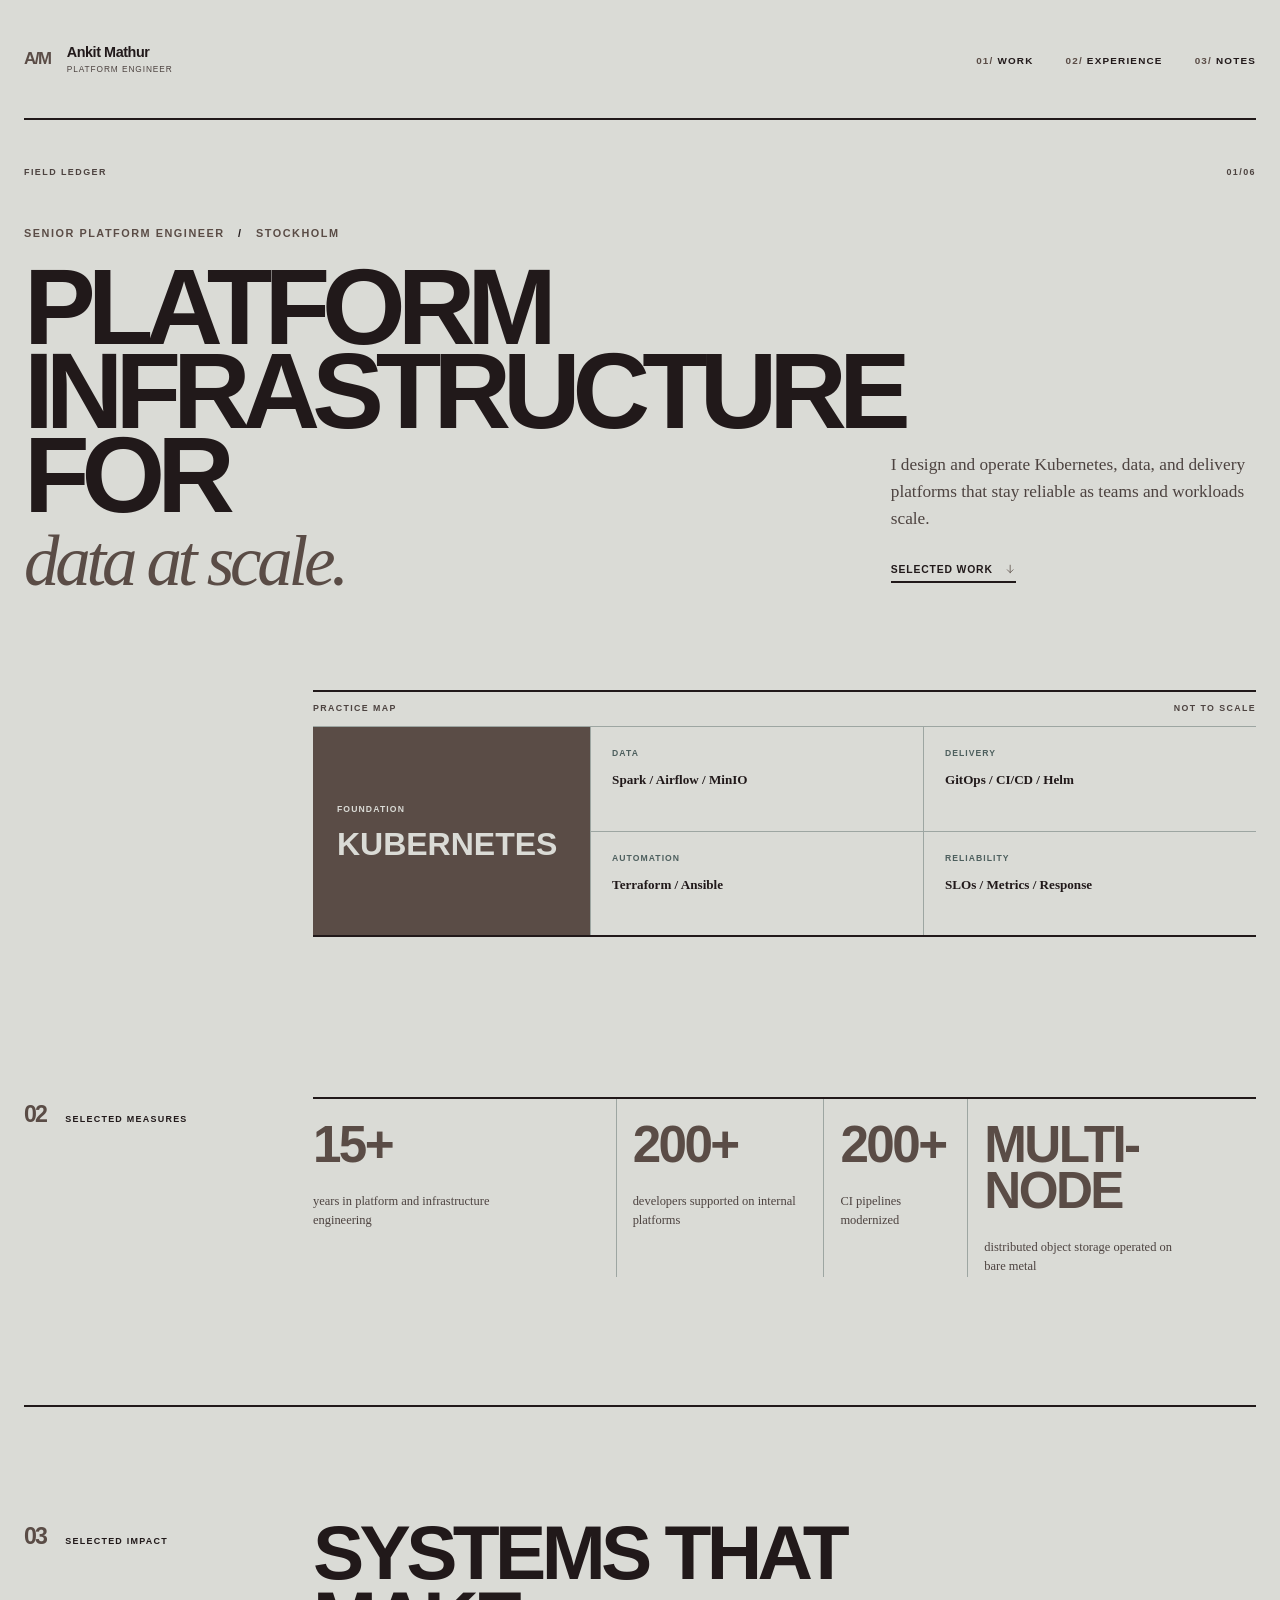
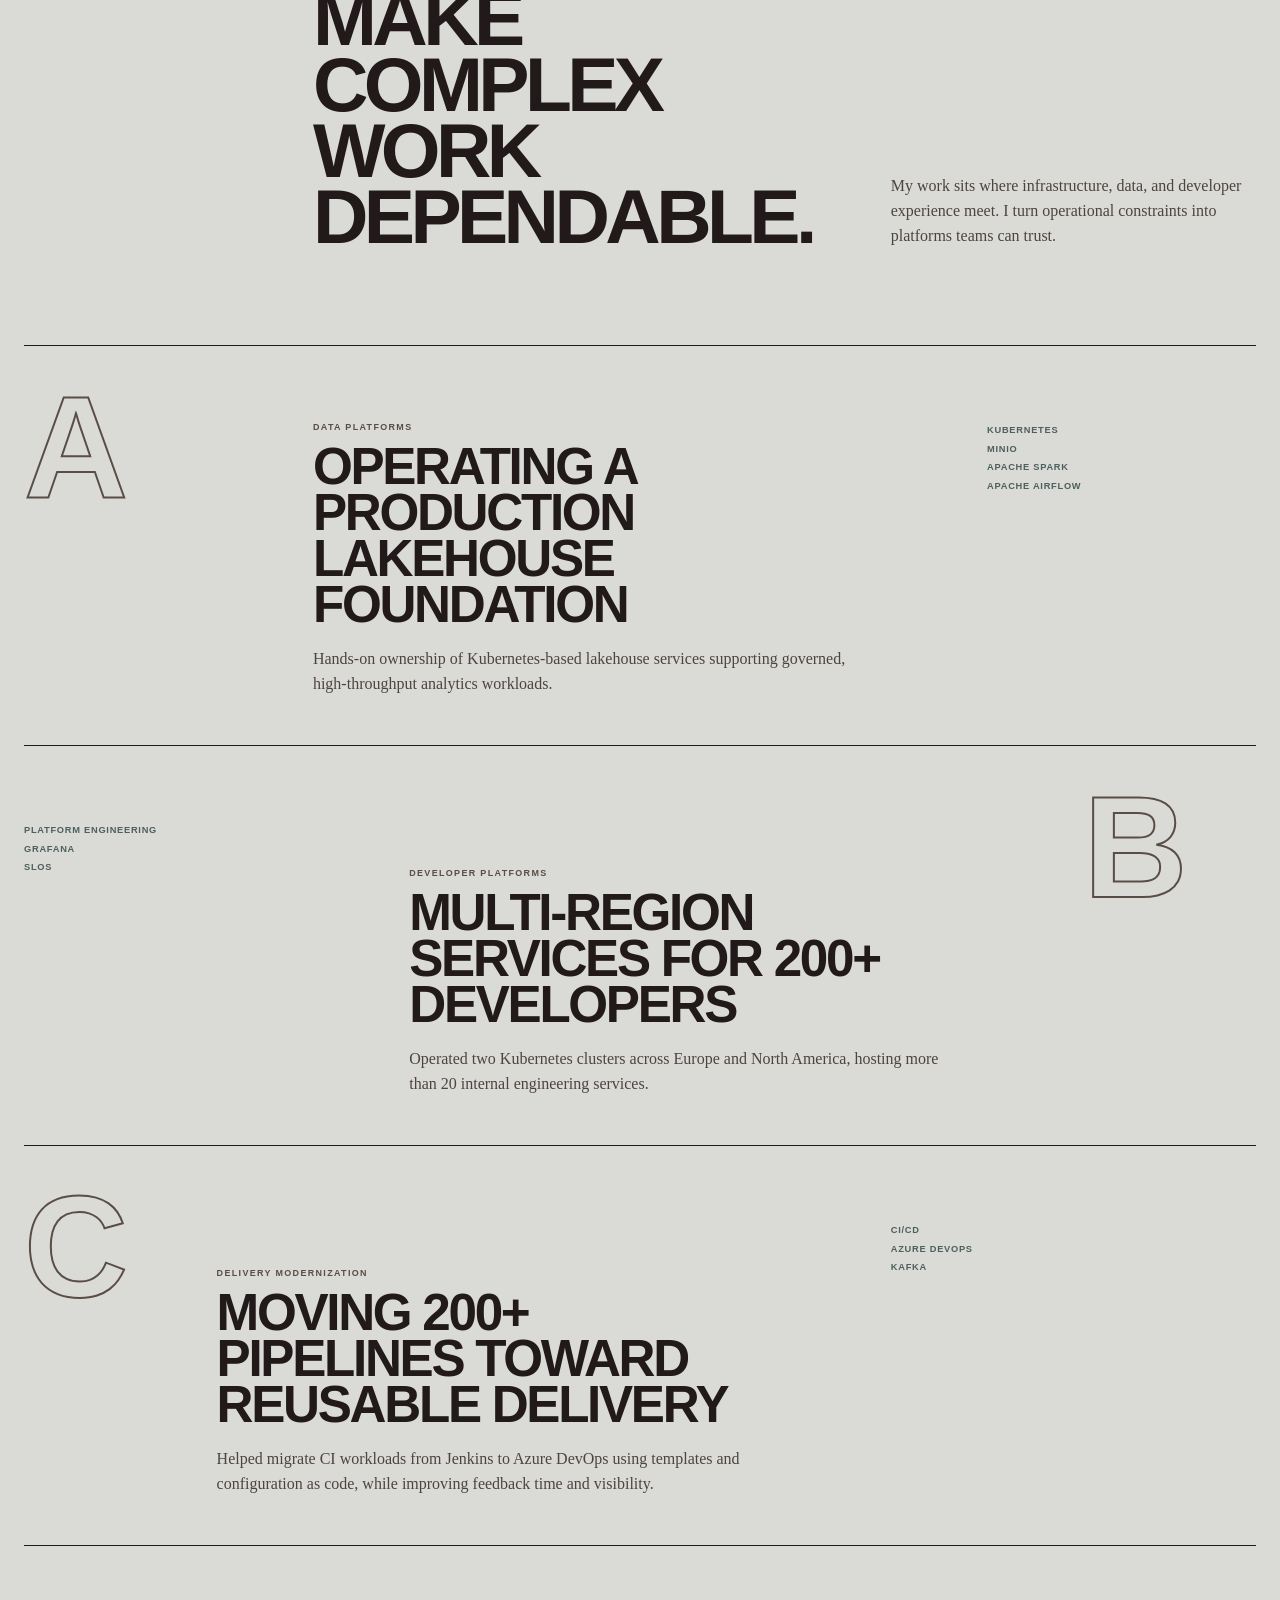
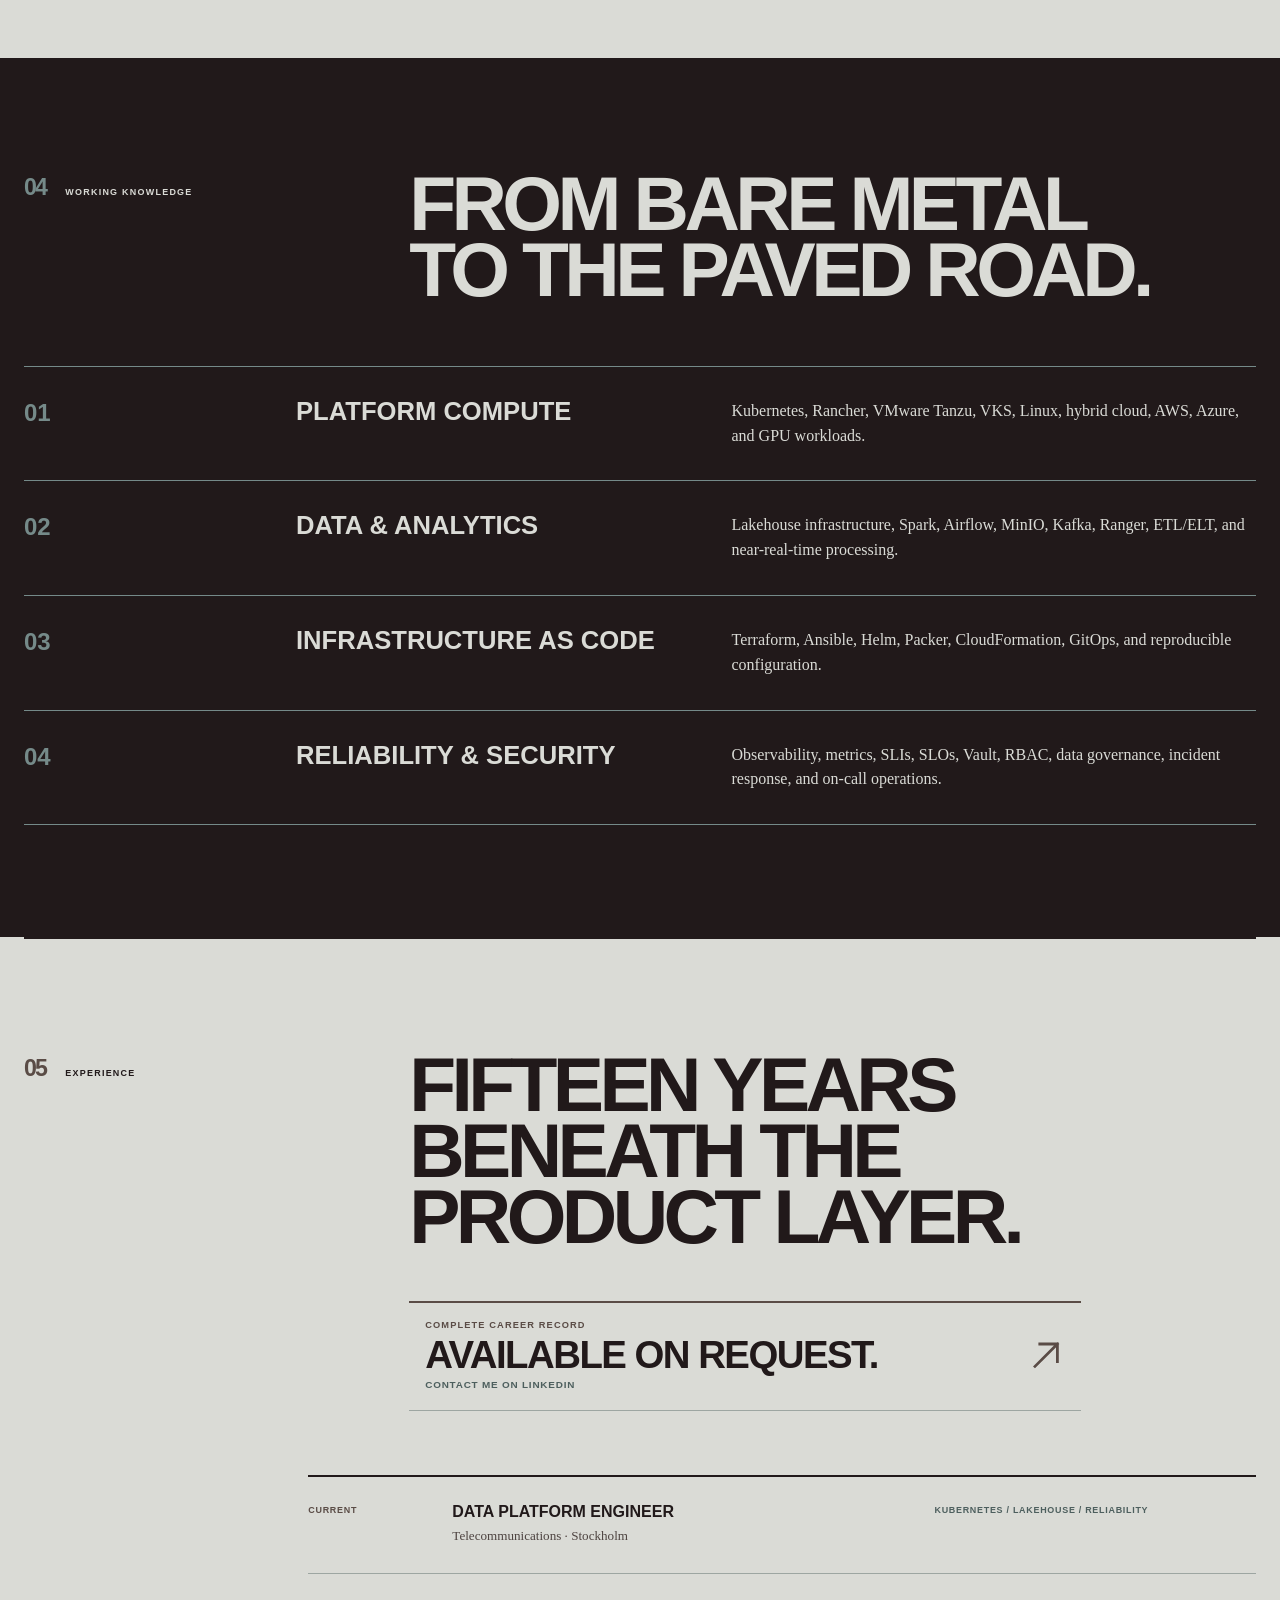
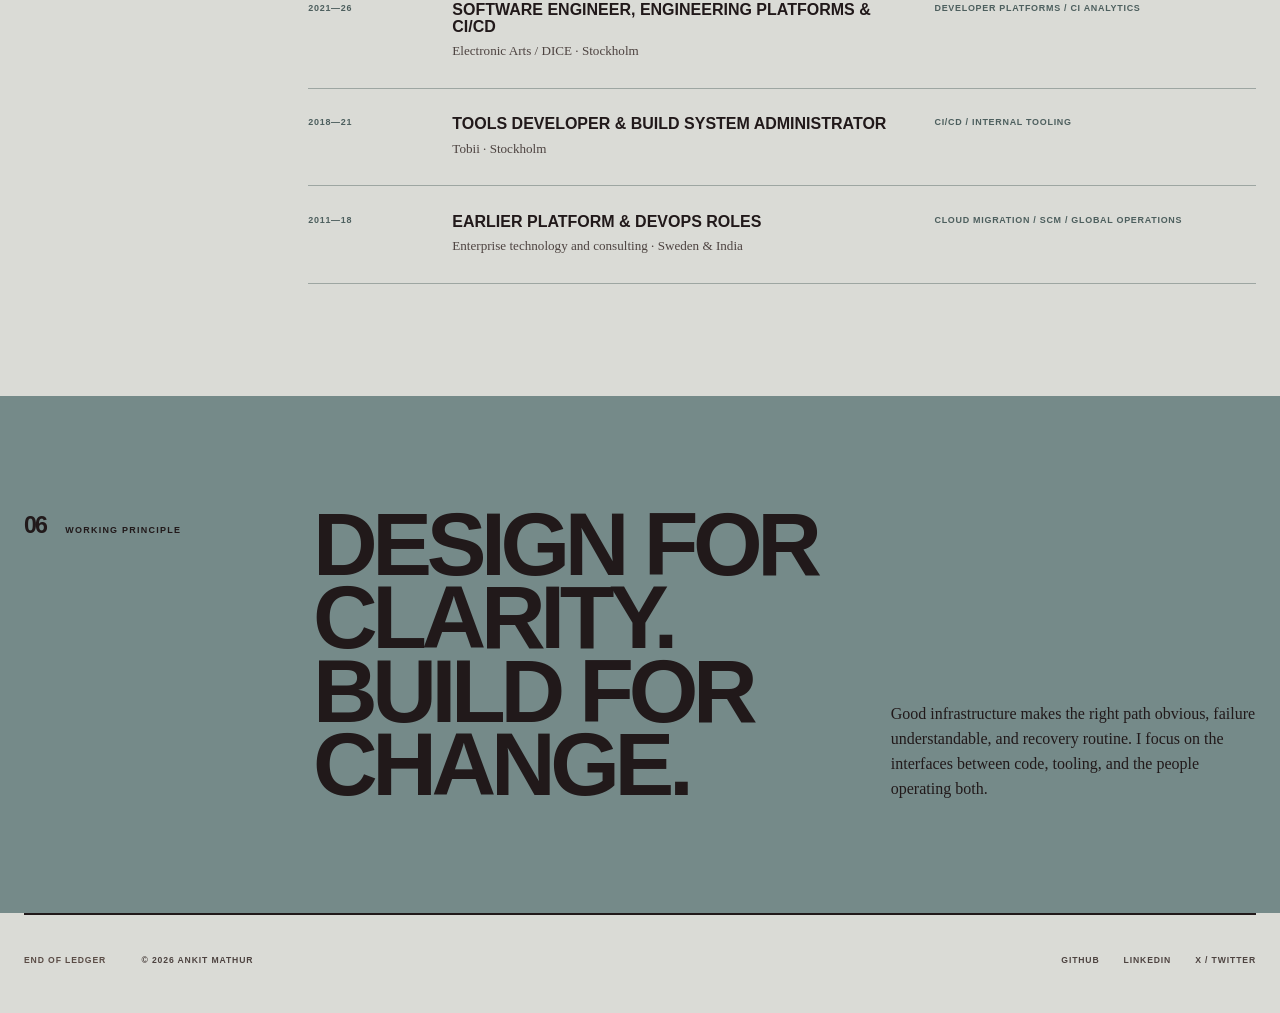
<file: index.html>
<!doctype html><html lang=en-US><head><meta charset=utf-8><meta name=viewport content="width=device-width,initial-scale=1"><title>Ankit Mathur | Senior Platform Engineer</title><meta name=description content="Senior Platform Engineer in Stockholm specializing in Kubernetes, data platforms, DevOps, CI/CD, and infrastructure automation."><meta name=author content="Ankit Mathur"><meta name=theme-color content="#21191a"><link rel=canonical href=https://mathurankit.com/><link rel=icon href=/favicon.svg type=image/svg+xml><link rel=stylesheet href=/css/main.min.64941e612454b85af46e985229a6b8ef5e6ae4ae9e5372f86706096835d98777.css integrity="sha256-ZJQeYSRUuFr0bphSKaa4715q5K6eU3L4ZwYJaDXZh3c="><link rel=alternate type=application/rss+xml href=https://mathurankit.com/index.xml title="Ankit Mathur"><meta property="og:type" content="website"><meta property="og:title" content="Ankit Mathur | Senior Platform Engineer"><meta property="og:description" content="Senior Platform Engineer in Stockholm specializing in Kubernetes, data platforms, DevOps, CI/CD, and infrastructure automation."><meta property="og:url" content="https://mathurankit.com/"><meta property="og:site_name" content="Ankit Mathur"><meta name=twitter:card content="summary"><meta name=twitter:title content="Ankit Mathur | Senior Platform Engineer"><meta name=twitter:description content="Senior Platform Engineer in Stockholm specializing in Kubernetes, data platforms, DevOps, CI/CD, and infrastructure automation."><script type=application/ld+json>{"@context":"https://schema.org","@type":"ProfilePage","url":"https://mathurankit.com/","mainEntity":{"@type":"Person","@id":"https:\/\/mathurankit.com\/#ankit-mathur","name":"Ankit Mathur","url":"https://mathurankit.com/","jobTitle":"Senior Platform Engineer","description":"Senior Platform Engineer in Stockholm with 15+ years of experience in Kubernetes, data platforms, DevOps, CI/CD, and infrastructure automation.","homeLocation":{"@type":"Place","name":"Stockholm, Sweden"},"knowsAbout":["platform engineering","Kubernetes","DevOps","data engineering","CI/CD","infrastructure as code","site reliability engineering"],"sameAs":["https://github.com/ankitmth","https://se.linkedin.com/in/ankitmth"]}}</script><meta name=generator content="Hugo 0.168.0"></head><body><a class=skip-link href=#content>Skip to content</a><div class=site-shell><header class=site-header><a class=identity href=/ aria-label="Ankit Mathur home"><span class=identity-mark aria-hidden=true>A/M</span>
<span class=identity-name>Ankit Mathur<small>Platform Engineer</small></span></a><nav aria-label="Primary navigation"><ul class=nav-list><li><a href=/#work>Work</a></li><li><a href=/#experience>Experience</a></li><li><a href=/blog/>Notes</a></li></ul></nav></header><main id=content><section class=hero aria-labelledby=hero-title><div class=hero-folio aria-hidden=true><span>Field ledger</span>
<span>01/06</span></div><div class=hero-copy><p class=eyebrow>Senior Platform Engineer <span>/</span> Stockholm</p><h1 id=hero-title>Platform infrastructure for <em>data at scale.</em></h1></div><div class=hero-note><p>I design and operate Kubernetes, data, and delivery platforms that stay reliable as teams and workloads scale.</p><div class=hero-actions><a class=text-link href=#work>Selected work <svg class="icon" aria-hidden="true" focusable="false"><use href="/icons/symbols.svg#arrow-down"/></svg></a></div></div><aside class=system-map aria-label="Platform engineering practice map"><div class=map-heading><span>Practice map</span><span>Not to scale</span></div><div class=map-core><small>Foundation</small><strong>Kubernetes</strong></div><ul><li><span>Data</span><strong>Spark / Airflow / MinIO</strong></li><li><span>Delivery</span><strong>GitOps / CI/CD / Helm</strong></li><li><span>Automation</span><strong>Terraform / Ansible</strong></li><li><span>Reliability</span><strong>SLOs / Metrics / Response</strong></li></ul></aside></section><section class=proof aria-labelledby=proof-title><div class=section-mark><span>02</span><p id=proof-title>Selected measures</p></div><dl><div><dt>15+</dt><dd>years in platform and infrastructure engineering</dd></div><div><dt>200+</dt><dd>developers supported on internal platforms</dd></div><div><dt>200+</dt><dd>CI pipelines modernized</dd></div><div><dt>Multi-node</dt><dd>distributed object storage operated on bare metal</dd></div></dl></section><section id=work class=work-section aria-labelledby=work-title><header class=section-heading><div class=section-mark><span>03</span><p>Selected impact</p></div><h2 id=work-title>Systems that make complex work dependable.</h2><p>My work sits where infrastructure, data, and developer experience meet. I turn operational constraints into platforms teams can trust.</p></header><div class=work-list><article class=case-study><p class=case-number>A</p><div class=case-body><p class=case-type>Data platforms</p><h3>Operating a production lakehouse foundation</h3><p>Hands-on ownership of Kubernetes-based lakehouse services supporting governed, high-throughput analytics workloads.</p></div><p class=case-tools>Kubernetes<br>MinIO<br>Apache Spark<br>Apache Airflow</p></article><article class=case-study><p class=case-number>B</p><div class=case-body><p class=case-type>Developer platforms</p><h3>Multi-region services for 200+ developers</h3><p>Operated two Kubernetes clusters across Europe and North America, hosting more than 20 internal engineering services.</p></div><p class=case-tools>Platform engineering<br>Grafana<br>SLOs</p></article><article class=case-study><p class=case-number>C</p><div class=case-body><p class=case-type>Delivery modernization</p><h3>Moving 200+ pipelines toward reusable delivery</h3><p>Helped migrate CI workloads from Jenkins to Azure DevOps using templates and configuration as code, while improving feedback time and visibility.</p></div><p class=case-tools>CI/CD<br>Azure DevOps<br>Kafka</p></article></div></section><section class=capabilities aria-labelledby=capabilities-title><header class="section-heading compact"><div class=section-mark><span>04</span><p>Working knowledge</p></div><h2 id=capabilities-title>From bare metal to the paved road.</h2></header><ol class=capability-index><li><span>01</span><div><h3>Platform compute</h3><p>Kubernetes, Rancher, VMware Tanzu, VKS, Linux, hybrid cloud, AWS, Azure, and GPU workloads.</p></div></li><li><span>02</span><div><h3>Data & analytics</h3><p>Lakehouse infrastructure, Spark, Airflow, MinIO, Kafka, Ranger, ETL/ELT, and near-real-time processing.</p></div></li><li><span>03</span><div><h3>Infrastructure as code</h3><p>Terraform, Ansible, Helm, Packer, CloudFormation, GitOps, and reproducible configuration.</p></div></li><li><span>04</span><div><h3>Reliability & security</h3><p>Observability, metrics, SLIs, SLOs, Vault, RBAC, data governance, incident response, and on-call operations.</p></div></li></ol></section><section id=experience class=experience aria-labelledby=experience-title><header class="section-heading compact"><div class=section-mark><span>05</span><p>Experience</p></div><h2 id=experience-title>Fifteen years beneath the product layer.</h2><a class=experience-invite href=https://se.linkedin.com/in/ankitmth target=_blank rel="me noopener"><span class=experience-invite-label>Complete career record</span>
<strong>Available on request.</strong>
<span class=experience-invite-destination>Contact me on LinkedIn</span>
<svg class="icon" aria-hidden="true" focusable="false"><use href="/icons/symbols.svg#arrow-up-right"/></svg></a></header><ol class=timeline><li class=timeline-current><time>Current</time><div><h3>Data Platform Engineer</h3><p>Telecommunications · Stockholm</p></div><span>Kubernetes / Lakehouse / Reliability</span></li><li><time>2021—26</time><div><h3>Software Engineer, Engineering Platforms & CI/CD</h3><p>Electronic Arts / DICE · Stockholm</p></div><span>Developer platforms / CI analytics</span></li><li><time>2018—21</time><div><h3>Tools Developer & Build System Administrator</h3><p>Tobii · Stockholm</p></div><span>CI/CD / Internal tooling</span></li><li><time>2011—18</time><div><h3>Earlier Platform & DevOps Roles</h3><p>Enterprise technology and consulting · Sweden & India</p></div><span>Cloud migration / SCM / Global operations</span></li></ol></section><section class=principles aria-labelledby=principles-title><div class="section-mark inverse"><span>06</span><p>Working principle</p></div><h2 id=principles-title>Design for clarity.<br>Build for change.</h2><div><p>Good infrastructure makes the right path obvious, failure understandable, and recovery routine. I focus on the interfaces between code, tooling, and the people operating both.</p></div></section></main><footer class=site-footer><p><span>End of ledger</span> © 2026 Ankit Mathur</p><ul class=social-list aria-label=Elsewhere><li><a href=https://github.com/ankitmth rel="me noopener" target=_blank>GitHub</a></li><li><a href=https://se.linkedin.com/in/ankitmth rel="me noopener" target=_blank>LinkedIn</a></li><li><a href=https://twitter.com/ankitmth rel="me noopener" target=_blank>X / Twitter</a></li></ul></footer></div></body></html>
</file>
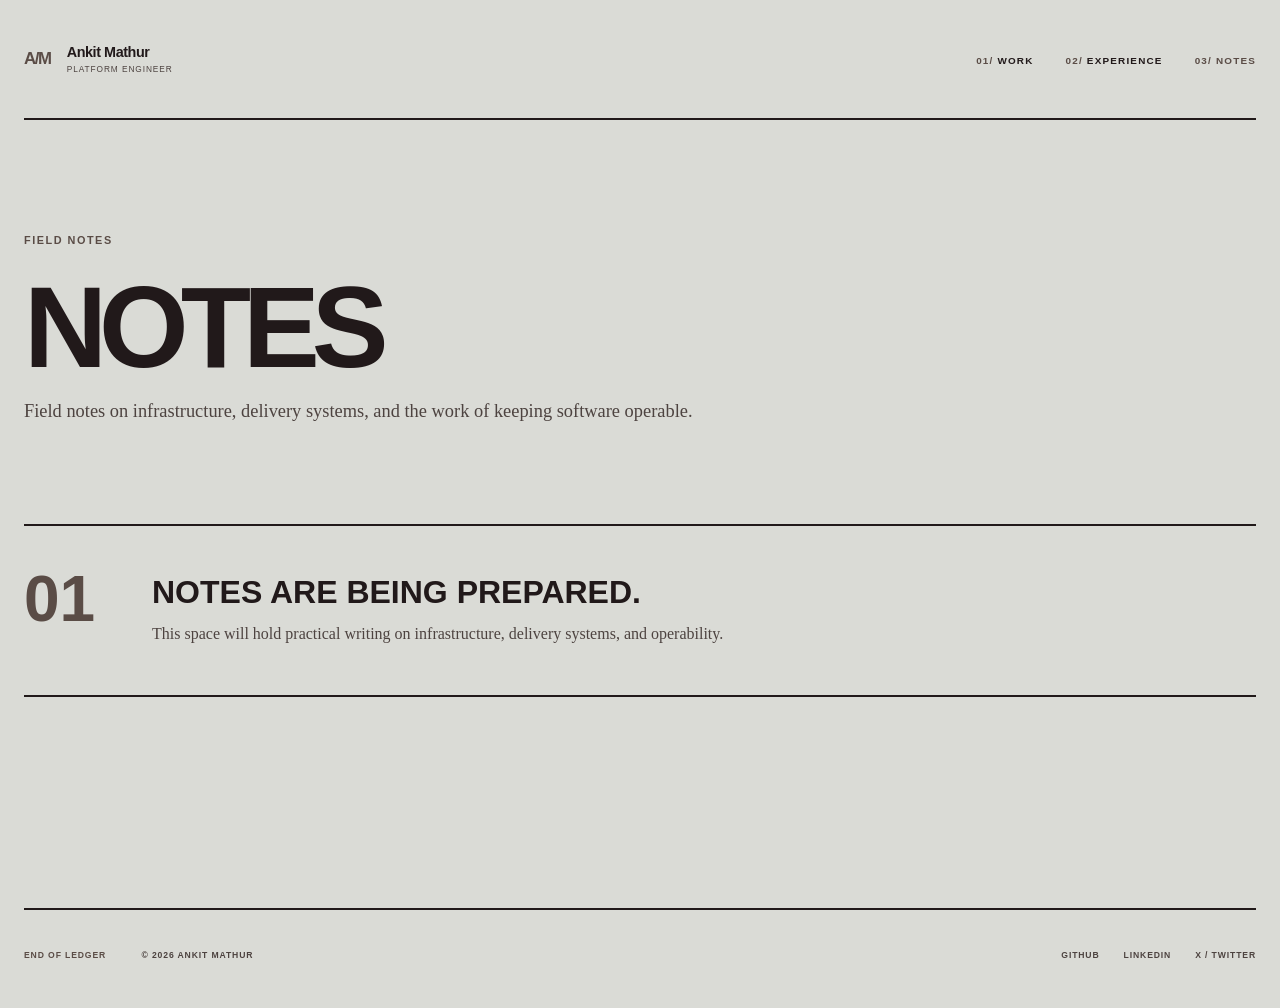
<file: blog/index.html>
<!doctype html><html lang=en-US><head><meta charset=utf-8><meta name=viewport content="width=device-width,initial-scale=1"><title>Notes · Ankit Mathur</title><meta name=description content="Field notes on infrastructure, delivery systems, and the work of keeping software operable."><meta name=author content="Ankit Mathur"><meta name=theme-color content="#21191a"><link rel=canonical href=https://mathurankit.com/blog/><link rel=icon href=/favicon.svg type=image/svg+xml><link rel=stylesheet href=/css/main.min.64941e612454b85af46e985229a6b8ef5e6ae4ae9e5372f86706096835d98777.css integrity="sha256-ZJQeYSRUuFr0bphSKaa4715q5K6eU3L4ZwYJaDXZh3c="><link rel=alternate type=application/rss+xml href=https://mathurankit.com/blog/index.xml title="Ankit Mathur"><meta property="og:type" content="website"><meta property="og:title" content="Notes · Ankit Mathur"><meta property="og:description" content="Field notes on infrastructure, delivery systems, and the work of keeping software operable."><meta property="og:url" content="https://mathurankit.com/blog/"><meta property="og:site_name" content="Ankit Mathur"><meta name=twitter:card content="summary"><meta name=twitter:title content="Notes · Ankit Mathur"><meta name=twitter:description content="Field notes on infrastructure, delivery systems, and the work of keeping software operable."><script type=application/ld+json>{"@context":"https://schema.org","@type":"WebSite","name":"Ankit Mathur","description":"Field notes on infrastructure, delivery systems, and the work of keeping software operable.","url":"https://mathurankit.com/"}</script></head><body><a class=skip-link href=#content>Skip to content</a><div class=site-shell><header class=site-header><a class=identity href=/ aria-label="Ankit Mathur home"><span class=identity-mark aria-hidden=true>A/M</span>
<span class=identity-name>Ankit Mathur<small>Platform Engineer</small></span></a><nav aria-label="Primary navigation"><ul class=nav-list><li><a href=/#work>Work</a></li><li><a href=/#experience>Experience</a></li><li><a href=/blog/ aria-current=page>Notes</a></li></ul></nav></header><main id=content><section class=page-heading><p class=eyebrow>Field notes</p><h1>Notes</h1><p>Field notes on infrastructure, delivery systems, and the work of keeping software operable.</p></section><section class=post-index aria-label=Posts><div class=empty-state><span aria-hidden=true>01</span><h2>Notes are being prepared.</h2><p>This space will hold practical writing on infrastructure, delivery systems, and operability.</p></div></section></main><footer class=site-footer><p><span>End of ledger</span> © 2026 Ankit Mathur</p><ul class=social-list aria-label=Elsewhere><li><a href=https://github.com/ankitmth rel="me noopener" target=_blank>GitHub</a></li><li><a href=https://se.linkedin.com/in/ankitmth rel="me noopener" target=_blank>LinkedIn</a></li><li><a href=https://twitter.com/ankitmth rel="me noopener" target=_blank>X / Twitter</a></li></ul></footer></div></body></html>
</file>
